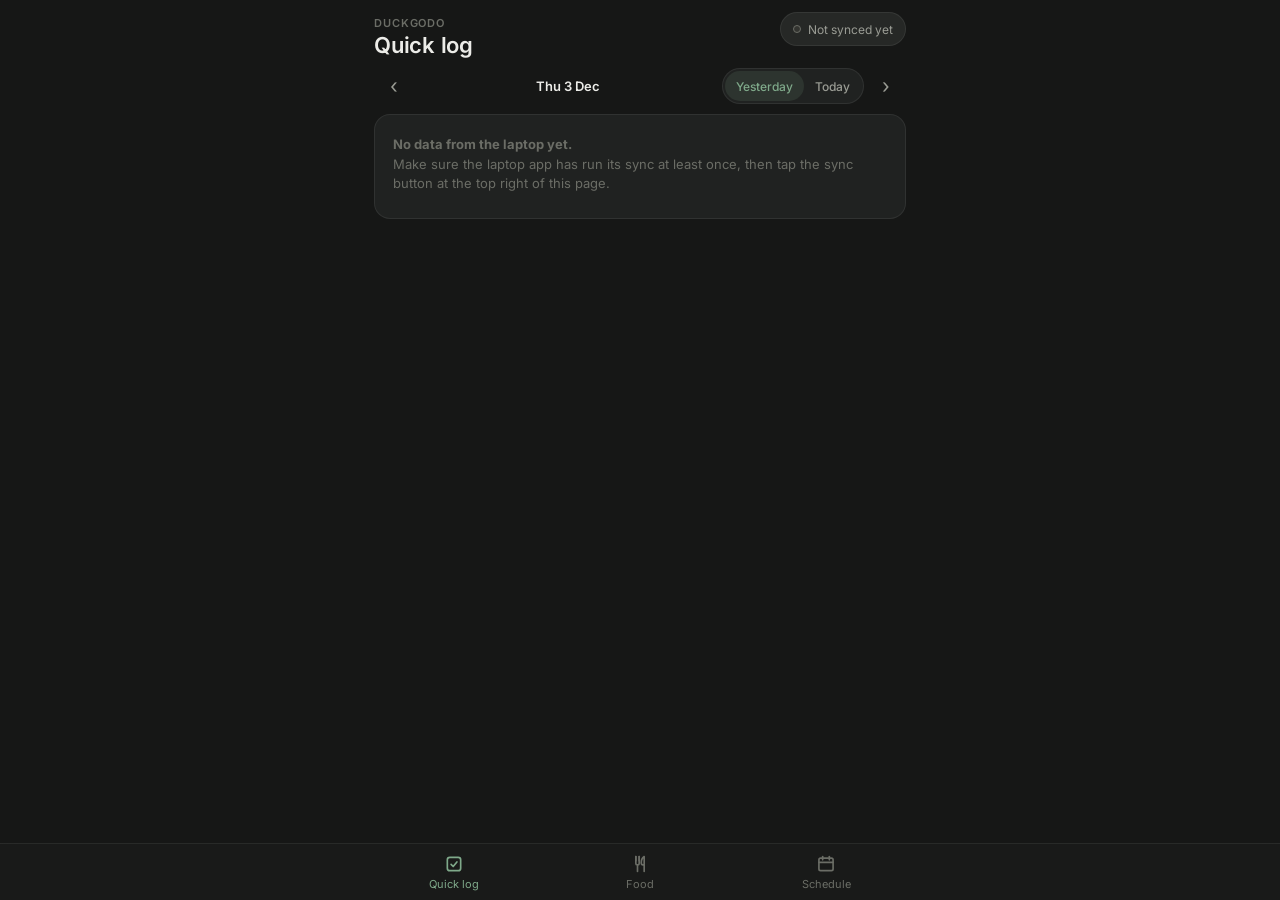
<file: index.html>
<!doctype html>
<html lang="en">
<head>
<meta charset="utf-8">
<title>DuckGoDo</title>
<meta name="viewport" content="width=device-width, initial-scale=1, viewport-fit=cover">
<meta name="theme-color" content="#161716">
<meta name="color-scheme" content="dark">
<meta name="mobile-web-app-capable" content="yes">
<meta name="apple-mobile-web-app-capable" content="yes">
<meta name="apple-mobile-web-app-status-bar-style" content="black-translucent">
<meta name="apple-mobile-web-app-title" content="DuckGoDo">
<link rel="manifest" href="manifest.webmanifest">
<link rel="icon" href="icons/icon-192.png">
<link rel="apple-touch-icon" href="icons/icon-192.png">
<link rel="preload" href="fonts/Inter-400.woff2" as="font" type="font/woff2" crossorigin>
<link rel="preload" href="fonts/Inter-600.woff2" as="font" type="font/woff2" crossorigin>
<link rel="stylesheet" href="style.css">
</head>
<body>
<div id="app">
    <header class="top">
        <div class="titles">
            <div class="eyebrow" id="eyebrow">DuckGoDo</div>
            <h1 id="title">Quick log</h1>
        </div>
        <button type="button" class="chip" id="chip" data-act="chip" aria-label="Sync status"><span class="dot"></span><span id="chip-text">…</span></button>
    </header>
    <div class="daybar" id="daybar"></div>
    <main id="view"></main>
    <div class="fabs" id="fabs" hidden><button type="button" class="fab ghost" id="fab-ai" data-act="ai-open">Ask AI</button><button type="button" class="fab" id="fab" data-act="food-add">+ Add food</button></div>
    <nav class="tabs" id="tabs">
        <button type="button" class="tab" data-tab="ql"><svg width="20" height="20" viewBox="0 0 24 24" fill="none" stroke="currentColor" stroke-width="2" stroke-linecap="round" stroke-linejoin="round"><rect x="4" y="4" width="16" height="16" rx="3"/><path d="M8.5 12.5l2.5 2.5 4.5-5.5"/></svg><span>Quick log</span></button>
        <button type="button" class="tab" data-tab="food"><svg width="20" height="20" viewBox="0 0 24 24" fill="none" stroke="currentColor" stroke-width="2" stroke-linecap="round" stroke-linejoin="round"><path d="M7 3v8a2 2 0 0 0 2 2v8"/><path d="M11 3v8a2 2 0 0 1-2 2"/><path d="M7 3v5"/><path d="M11 3v5"/><path d="M17 21V3c-2.5 1.5-3.5 4-3.5 7.5 0 1.5 1 2.5 2 2.5h1.5"/></svg><span>Food</span></button>
        <button type="button" class="tab" data-tab="sc"><svg width="20" height="20" viewBox="0 0 24 24" fill="none" stroke="currentColor" stroke-width="2" stroke-linecap="round" stroke-linejoin="round"><rect x="3.5" y="5" width="17" height="15" rx="2"/><path d="M3.5 10h17"/><path d="M8 3v4"/><path d="M16 3v4"/></svg><span>Schedule</span></button>
    </nav>
</div>
<div class="backdrop" id="backdrop" aria-hidden="true"></div>
<div class="sheet" id="sheet" role="dialog" aria-modal="true" aria-hidden="true"></div>
<div class="toast" id="toast" role="status"></div>
<script src="config.js"></script>
<script src="app.js"></script>
</body>
</html>
</file>
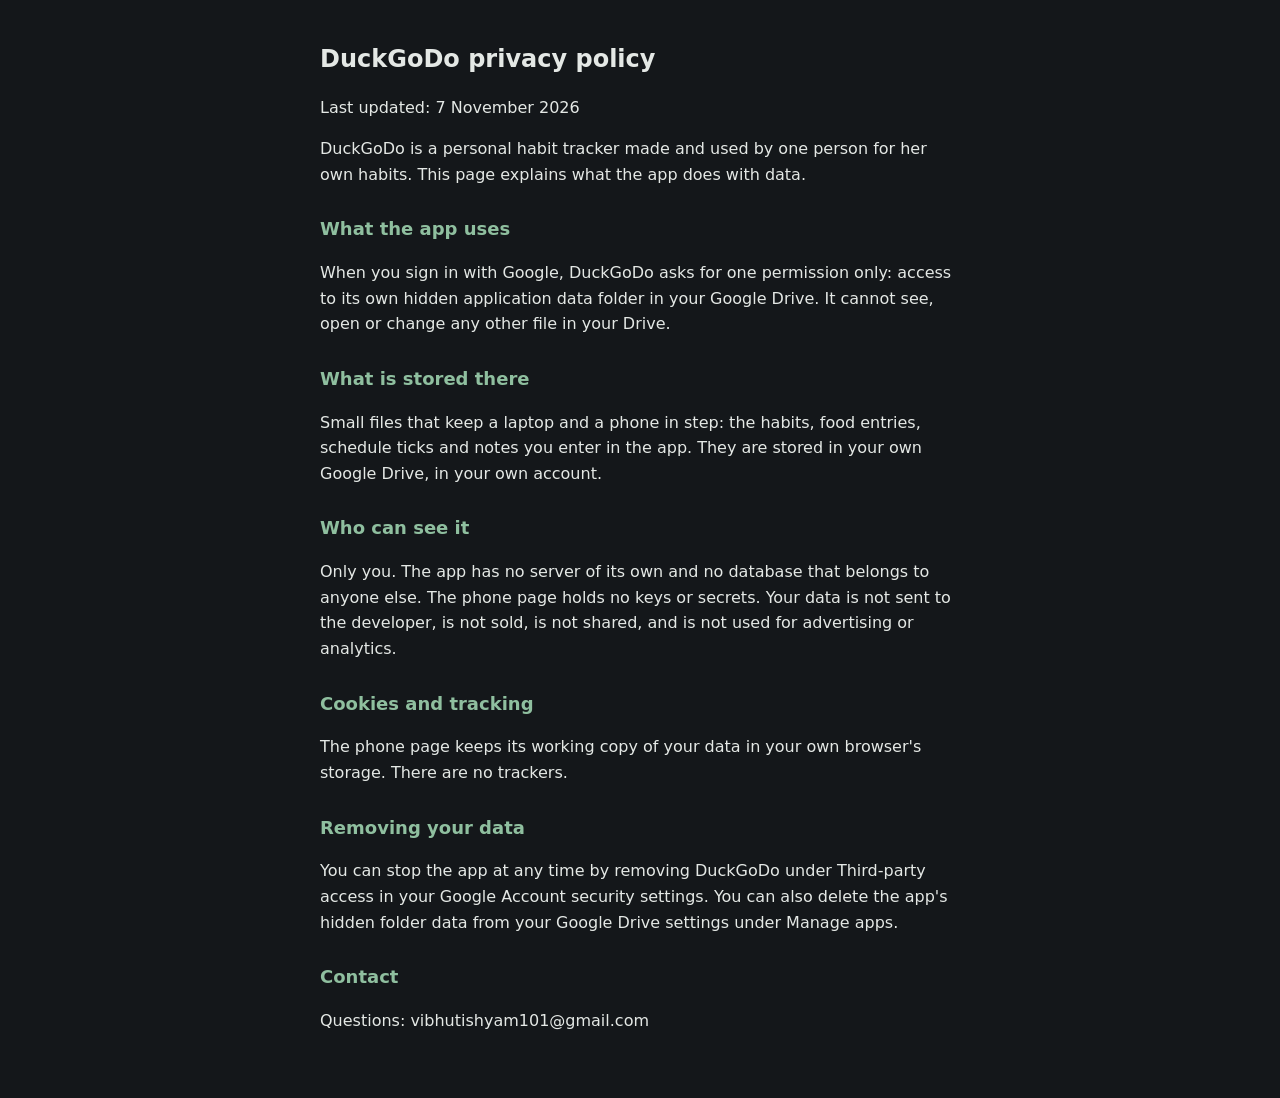
<file: privacy.html>
<!doctype html>
<html lang="en">
<head>
<meta charset="utf-8">
<meta name="viewport" content="width=device-width, initial-scale=1">
<title>DuckGoDo privacy policy</title>
<style>
  body { font: 16px/1.6 system-ui, sans-serif; max-width: 640px; margin: 0 auto; padding: 24px 16px 48px; background: #14171a; color: #e4e8e5; }
  h1 { font-size: 24px; }
  h2 { font-size: 18px; margin-top: 28px; color: #8fbf9f; }
  a { color: #8fbf9f; }
</style>
</head>
<body>
<h1>DuckGoDo privacy policy</h1>
<p>Last updated: 7 November 2026</p>

<p>DuckGoDo is a personal habit tracker made and used by one person for her own habits. This page explains what the app does with data.</p>

<h2>What the app uses</h2>
<p>When you sign in with Google, DuckGoDo asks for one permission only: access to its own hidden application data folder in your Google Drive. It cannot see, open or change any other file in your Drive.</p>

<h2>What is stored there</h2>
<p>Small files that keep a laptop and a phone in step: the habits, food entries, schedule ticks and notes you enter in the app. They are stored in your own Google Drive, in your own account.</p>

<h2>Who can see it</h2>
<p>Only you. The app has no server of its own and no database that belongs to anyone else. The phone page holds no keys or secrets. Your data is not sent to the developer, is not sold, is not shared, and is not used for advertising or analytics.</p>

<h2>Cookies and tracking</h2>
<p>The phone page keeps its working copy of your data in your own browser's storage. There are no trackers.</p>

<h2>Removing your data</h2>
<p>You can stop the app at any time by removing DuckGoDo under Third-party access in your Google Account security settings. You can also delete the app's hidden folder data from your Google Drive settings under Manage apps.</p>

<h2>Contact</h2>
<p>Questions: vibhutishyam101@gmail.com</p>
</body>
</html>
</file>
<file: style.css>
/* DuckGoDo phone - same look as the laptop app: dark, muted grey chrome, sage-green accents, lines only (no bar charts).
   Build 27: Inter ships inside this folder (fonts/, no request to Google Fonts) and the phone is tighter and snappier than the laptop's slow fades:
   a tap ~120 ms, a sheet ~250 ms, a page / day fade ~300 ms. No prefers-reduced-motion guard on purpose (PROJECT.md). */
@font-face { font-family: 'Inter'; font-style: normal; font-weight: 400; font-display: swap; src: url('fonts/Inter-400.woff2') format('woff2'); }
@font-face { font-family: 'Inter'; font-style: normal; font-weight: 500; font-display: swap; src: url('fonts/Inter-500.woff2') format('woff2'); }
@font-face { font-family: 'Inter'; font-style: normal; font-weight: 600; font-display: swap; src: url('fonts/Inter-600.woff2') format('woff2'); }
@font-face { font-family: 'Inter'; font-style: normal; font-weight: 700; font-display: swap; src: url('fonts/Inter-700.woff2') format('woff2'); }
:root {
    --bg: #161716; --card: #202221; --card-raised: #262826; --border-soft: #ffffff12;
    --text: #ecece8; --text-dim: #9a9c94; --text-faint: #6b6d66;
    --accent: #7fa98a; --accent-soft: #7fa98a22; --accent-dim: #5e8268;
    --green: #5f9d74; --yellow: #c9ab5c; --red: #b5615d; --grey: #333430;
    --radius: 10px; --radius-lg: 16px;
    --tabs-h: 56px;
    --t-tap: 120ms; --t-sheet: 250ms; --t-page: 300ms;
}
* { box-sizing: border-box; -webkit-tap-highlight-color: transparent; }
html, body { margin: 0; padding: 0; background: var(--bg); color: var(--text); }
body { font-family: 'Inter', -apple-system, "Segoe UI", Roboto, sans-serif; -webkit-font-smoothing: antialiased; overflow-x: hidden; overscroll-behavior-y: contain; touch-action: manipulation; }
button { font-family: inherit; color: inherit; touch-action: manipulation; }
#app { min-height: 100vh; min-height: 100dvh; padding: calc(env(safe-area-inset-top) + 12px) 14px calc(var(--tabs-h) + env(safe-area-inset-bottom) + 84px); max-width: 560px; margin: 0 auto; }

/* header */
.top { display: flex; align-items: flex-start; justify-content: space-between; gap: 12px; }
.eyebrow { font-size: 11px; font-weight: 600; letter-spacing: 0.08em; text-transform: uppercase; color: var(--text-faint); margin-top: 4px; }
h1 { font-size: 22px; font-weight: 600; letter-spacing: -0.01em; margin: 2px 0 0; }
.chip { display: inline-flex; align-items: center; gap: 7px; background: var(--card-raised); border: 1px solid var(--border-soft); border-radius: 999px; padding: 7px 12px; font-size: 12px; color: var(--text-dim); min-height: 34px; white-space: nowrap; transition: color var(--t-tap) ease, border-color var(--t-tap) ease; }
.chip .dot { width: 8px; height: 8px; border-radius: 50%; background: var(--accent); transition: background var(--t-tap) ease; }
.chip.wait .dot { background: var(--yellow); }
.chip.off .dot { background: var(--grey); border: 1px solid var(--text-faint); }
.chip.bad { color: var(--yellow); }
.chip.bad .dot { background: var(--red); }
.chip.busy .dot { background: var(--accent-dim); animation: pulse 1.6s ease-in-out infinite; }
@keyframes pulse { 0%, 100% { opacity: 1; } 50% { opacity: 0.3; } }

/* day bar */
.daybar { display: flex; align-items: center; gap: 2px; margin: 8px 0 2px; min-height: 40px; }
.daybar:empty { display: none; }
.daybar .d-btn { width: 40px; height: 40px; border-radius: 10px; border: none; background: transparent; color: var(--text-dim); font-size: 20px; line-height: 1; flex-shrink: 0; }
.daybar .d-btn:disabled { opacity: 0.2; }
.daybar .d-label { flex: 1; min-width: 0; text-align: center; font-size: 13px; color: var(--text-dim); white-space: nowrap; overflow: hidden; text-overflow: ellipsis; }
.daybar .d-label b { color: var(--text); font-weight: 600; }
.daybar .d-today { font-size: 12px; color: var(--accent); background: none; border: none; padding: 8px; }
.seg { display: inline-flex; flex-shrink: 0; background: var(--card); border: 1px solid var(--border-soft); border-radius: 999px; padding: 2px; }
.seg button { border: none; background: transparent; color: var(--text-dim); font-size: 12px; font-weight: 500; padding: 7px 11px; min-height: 30px; border-radius: 999px; transition: background var(--t-tap) ease, color var(--t-tap) ease; }
.seg button.on { background: var(--accent-soft); color: var(--accent); }

/* cards + rows (the .ql-table look) */
.card { background: var(--card); border: 1px solid var(--border-soft); border-radius: var(--radius-lg); padding: 2px 6px 6px; margin: 8px 0; }
/* the fade plays only when you change page or day, not on every tap (fadeIn() in app.js adds .enter) */
#view.enter .card, #view.enter .metric, #view.enter .progress { animation: fadein var(--t-page) cubic-bezier(.3,.1,.3,1) both; }
@keyframes fadein { from { opacity: 0; } to { opacity: 1; } }
.greet { margin: 8px 4px 2px; font-size: 15px; color: var(--text-dim); }
.progress { position: relative; height: 3px; margin: 8px 4px 2px; border-radius: 3px; background: var(--border-soft); }
.progress > span { display: block; height: 100%; width: 0; border-radius: 3px; background: var(--accent-dim); transition: width 200ms cubic-bezier(.3,.1,.3,1), background var(--t-tap) ease; }
.progress.complete > span { background: var(--accent); }
.section-label { font-size: 11px; font-weight: 600; letter-spacing: 0.08em; text-transform: uppercase; color: var(--text-faint); padding: 10px 8px 2px; }
.row { display: flex; align-items: center; gap: 8px; height: 38px; padding: 0 2px 0 8px; border-radius: 8px; }
.row + .row { border-top: 1px solid var(--border-soft); }
.row .name { flex: 1; min-width: 0; height: 100%; font-size: 14px; font-weight: 400; overflow: hidden; text-overflow: ellipsis; white-space: nowrap; background: none; border: none; text-align: left; padding: 0; }
.row .val { flex-shrink: 0; font-size: 11px; color: var(--text-faint); font-variant-numeric: tabular-nums; }
.row .note { flex-shrink: 0; font-size: 10.5px; color: var(--text-faint); }
/* the visible square is 18 px (the laptop's is 16); the touch area is 44 px, sticking out above / below the 38 px row so the row stays tight */
.cell { position: relative; width: 44px; height: 44px; margin: -3px 0; flex-shrink: 0; border: none; background: transparent; padding: 0; touch-action: manipulation; user-select: none; -webkit-user-select: none; -webkit-touch-callout: none; }
.cell::before { content: ""; position: absolute; left: 13px; top: 13px; width: 18px; height: 18px; border-radius: 4px; background: var(--grey); transition: background var(--t-tap) ease; }
.cell.green::before { background: var(--done, var(--green)); }
.cell.red::before { background: var(--red); }
.cell.yellow::before { background: var(--yellow); }
.cell.locked { opacity: 0.55; }
.cell.sched.skip::before { background: transparent; border: 1px dashed var(--text-faint); }
.row.pend .name::after { content: " •"; color: var(--yellow); }

/* food */
.metrics { display: grid; grid-template-columns: 1fr 1fr; gap: 8px; margin: 8px 0; }
.metric { background: var(--card); border: 1px solid var(--border-soft); border-radius: var(--radius-lg); padding: 10px 12px; transition: border-color var(--t-tap) ease, background var(--t-tap) ease; }
.metric.ok { border-color: #5f9d7455; background: #5f9d7414; }
.metric.bad { border-color: #b5615d55; background: #b5615d14; }
.metric.wide { grid-column: 1 / -1; }
.m-top { display: flex; justify-content: space-between; font-size: 11px; letter-spacing: 0.06em; text-transform: uppercase; color: var(--text-faint); font-weight: 600; }
.m-val { margin-top: 4px; font-size: 22px; font-weight: 600; letter-spacing: -0.01em; }
.m-val span { font-size: 12px; font-weight: 400; color: var(--text-dim); margin-left: 6px; letter-spacing: 0; }
.m-sub { margin-top: 3px; font-size: 12px; color: var(--text-dim); line-height: 1.4; }
.meal-head { display: flex; align-items: center; justify-content: space-between; padding: 10px 8px 2px; }
.meal-head .section-label { padding: 0; }
.meal-head button { background: none; border: none; color: var(--accent); font-size: 12px; padding: 8px; margin: -8px; }
.frow { display: flex; align-items: center; gap: 10px; width: 100%; min-height: 44px; padding: 5px 8px; background: none; border: none; text-align: left; border-radius: 8px; }
.frow + .frow { border-top: 1px solid var(--border-soft); }
.frow .f-name { flex: 1; min-width: 0; font-size: 14px; overflow: hidden; text-overflow: ellipsis; white-space: nowrap; }
.frow .f-sub { font-size: 11.5px; color: var(--text-faint); }
.frow .f-nums { text-align: right; font-size: 12px; color: var(--text-dim); font-variant-numeric: tabular-nums; }
.frow .f-nums small { display: block; font-size: 11px; color: var(--text-faint); }
.frow.pend .f-name::after { content: " •"; color: var(--yellow); }
.empty { padding: 18px 12px; font-size: 13px; color: var(--text-faint); line-height: 1.5; }
.fab { position: fixed; left: 50%; transform: translateX(-50%); bottom: calc(var(--tabs-h) + env(safe-area-inset-bottom) + 14px); background: var(--accent); color: #13231a; border: none; border-radius: 999px; padding: 12px 20px; font-size: 14px; font-weight: 600; box-shadow: 0 8px 24px rgba(0,0,0,0.45); z-index: 20; }
.fab[hidden] { display: none; }

/* schedule */
.srow { display: flex; align-items: center; gap: 8px; min-height: 46px; padding: 2px 2px 2px 8px; }
.srow + .srow { border-top: 1px solid var(--border-soft); }
.srow .bar { width: 4px; align-self: stretch; margin: 6px 0; border-radius: 2px; background: var(--c, var(--green)); }
.srow .bar.wip { background: repeating-linear-gradient(to bottom, var(--c, var(--green)) 0 4px, transparent 4px 7px); }
.srow .s-main { flex: 1; min-width: 0; background: none; border: none; text-align: left; padding: 6px 0; }
.srow .s-name { font-size: 14px; overflow: hidden; text-overflow: ellipsis; white-space: nowrap; }
.srow .s-time { font-size: 12px; color: var(--text-faint); margin-top: 2px; }
.srow.done .s-name, .srow.done .s-time { opacity: 0.45; transition: opacity var(--t-tap) ease; }
.srow .s-name, .srow .s-time { transition: opacity var(--t-tap) ease; }
.srow.skipped .s-name { text-decoration: line-through; opacity: 0.4; }
.srow .s-skip { background: none; border: none; color: var(--text-faint); font-size: 11px; padding: 10px 6px; }

/* tabs */
.tabs { position: fixed; left: 0; right: 0; bottom: 0; display: flex; justify-content: center; gap: 0; background: #1a1b1ae6; backdrop-filter: blur(10px); -webkit-backdrop-filter: blur(10px); border-top: 1px solid var(--border-soft); padding-bottom: env(safe-area-inset-bottom); z-index: 30; }
.tab { flex: 1; max-width: 186px; height: var(--tabs-h); background: none; border: none; display: flex; flex-direction: column; align-items: center; justify-content: center; gap: 3px; font-size: 11px; color: var(--text-faint); transition: color var(--t-tap) ease; }
.tab.on { color: var(--accent); }

/* sheet */
.backdrop { position: fixed; inset: 0; background: rgba(0,0,0,0.55); opacity: 0; visibility: hidden; transition: opacity var(--t-sheet) ease, visibility 0s linear var(--t-sheet); z-index: 40; }
.backdrop.open { opacity: 1; visibility: visible; transition-delay: 0s; }
.sheet { position: fixed; left: 0; right: 0; bottom: 0; max-height: 88vh; max-height: 88dvh; overflow-y: auto; background: var(--card-raised); border: 1px solid var(--border-soft); border-bottom: none; border-radius: 18px 18px 0 0; padding: 18px 18px calc(env(safe-area-inset-bottom) + 20px); max-width: 560px; margin: 0 auto; transform: translateY(105%); visibility: hidden; transition: transform var(--t-sheet) cubic-bezier(.25,.6,.25,1), visibility 0s linear var(--t-sheet); z-index: 50; }
.sheet.open { transform: none; visibility: visible; transition-delay: 0s; }
.sheet h2 { font-size: 18px; font-weight: 600; margin: 0 0 2px; letter-spacing: -0.01em; }
.sheet .eyebrow-s { font-size: 12px; color: var(--text-faint); margin-bottom: 4px; }
.sheet .sub { font-size: 12.5px; color: var(--text-faint); margin-bottom: 14px; }
.sheet label { display: block; font-size: 11px; letter-spacing: 0.04em; color: var(--text-faint); margin: 12px 2px 4px; }
.sheet input, .sheet select, .sheet textarea { width: 100%; background: var(--bg); color: var(--text); border: 1px solid var(--border-soft); border-radius: 10px; padding: 11px 12px; font-size: 16px; font-family: inherit; transition: border-color var(--t-tap) ease, background var(--t-tap) ease; }
.sheet input:focus, .sheet select:focus, .sheet textarea:focus { outline: none; border-color: var(--accent-dim); }
.sheet input.good { border-color: var(--green); background: #5f9d741f; }
.sheet input.badv { border-color: var(--red); background: #b5615d1f; }
.sheet textarea { min-height: 70px; resize: vertical; }
.grid2 { display: grid; grid-template-columns: 1fr 1fr; gap: 10px; }
.grid3 { display: grid; grid-template-columns: 1fr 1fr 1fr; gap: 10px; }
.btns { display: flex; gap: 8px; margin-top: 16px; flex-wrap: wrap; }
.btn { flex: 1; min-height: 44px; border-radius: 12px; border: 1px solid var(--border-soft); background: transparent; color: var(--text-dim); font-size: 14px; font-weight: 500; padding: 0 14px; transition: color var(--t-tap) ease, border-color var(--t-tap) ease, background var(--t-tap) ease; }
.btn.primary { background: var(--accent); color: #13231a; border-color: var(--accent); font-weight: 600; }
.btn.danger { color: var(--red); }
.btn.green { color: var(--green); border-color: #5f9d7466; }
.btn.red { color: var(--red); border-color: #b5615d66; }
.btn:disabled { opacity: 0.35; }
/* type-ahead under the Name field (saved foods) */
.ta { position: relative; }
.ta-list { position: absolute; left: 0; right: 0; top: calc(100% + 4px); z-index: 5; background: var(--card-raised); border: 1px solid var(--border-soft); border-radius: 10px; box-shadow: 0 10px 28px rgba(0,0,0,0.5); overflow: hidden; }
.ta-list[hidden] { display: none; }
.ta-list button { display: flex; align-items: center; justify-content: space-between; gap: 10px; width: 100%; min-height: 42px; padding: 6px 12px; background: none; border: none; text-align: left; font-size: 14px; color: var(--text); }
.ta-list button + button { border-top: 1px solid var(--border-soft); }
.ta-list button:active { background: var(--accent-soft); }
.ta-list .t-name { min-width: 0; overflow: hidden; text-overflow: ellipsis; white-space: nowrap; }
.ta-list .t-nums { flex-shrink: 0; font-size: 11.5px; color: var(--text-faint); font-variant-numeric: tabular-nums; }
.sheet label.chk { display: flex; align-items: center; gap: 10px; min-height: 44px; margin: 8px 0 0; font-size: 14px; letter-spacing: 0; color: var(--text-dim); }
.sheet label.chk[hidden] { display: none; }
.sheet label.chk input { width: 20px; height: 20px; padding: 0; accent-color: var(--accent); flex-shrink: 0; }
.total { margin-top: 10px; font-size: 13px; color: var(--text-dim); }
.kv { display: flex; justify-content: space-between; gap: 12px; padding: 9px 0; border-top: 1px solid var(--border-soft); font-size: 13.5px; color: var(--text-dim); }
.kv:first-of-type { border-top: none; }
.kv b { color: var(--text); font-weight: 500; text-align: right; }
.warn { margin-top: 12px; padding: 10px 12px; border-radius: 10px; background: #c9ab5c1a; color: var(--yellow); font-size: 12.5px; line-height: 1.45; }

/* toast */
.toast { position: fixed; left: 50%; bottom: calc(var(--tabs-h) + env(safe-area-inset-bottom) + 70px); transform: translate(-50%, 8px); background: var(--card-raised); border: 1px solid var(--border-soft); color: var(--text); padding: 10px 16px; border-radius: 12px; font-size: 13px; max-width: calc(100vw - 32px); opacity: 0; pointer-events: none; transition: opacity var(--t-sheet) ease, transform var(--t-sheet) ease; z-index: 60; text-align: center; }
.toast.show { opacity: 1; transform: translate(-50%, 0); }

/* ---- Build 28: Ask AI ---- */
.fabs { position: fixed; left: 50%; transform: translateX(-50%); bottom: calc(var(--tabs-h) + env(safe-area-inset-bottom) + 14px); display: flex; gap: 10px; z-index: 20; }
.fabs[hidden] { display: none; }
.fabs .fab { position: static; transform: none; white-space: nowrap; }
.fab.ghost { background: var(--card-raised); color: var(--accent); border: 1px solid var(--accent-dim); }
.ai-photo { margin-top: 10px; }
.ai-thumb { display: flex; align-items: center; gap: 10px; margin-top: 10px; }
.ai-thumb[hidden] { display: none; }
.ai-thumb img { width: 56px; height: 56px; object-fit: cover; border-radius: 10px; border: 1px solid var(--border-soft); }
.ai-thumb .btn { flex: 0 1 auto; min-height: 36px; font-size: 13px; }
.ai-note { font-size: 11.5px; line-height: 1.5; color: var(--text-faint); margin-top: 12px; }
.ai-lead { font-size: 12.5px; line-height: 1.5; color: var(--text-dim); margin-bottom: 10px; }
.ai-row { border: 1px solid var(--border-soft); border-radius: 12px; padding: 10px; margin-bottom: 10px; background: var(--bg); }
.ai-row input, .ai-row select { background: var(--card-raised); }
.ai-r1 { display: flex; gap: 8px; align-items: center; margin-bottom: 8px; }
.ai-r1 select { flex: 1; }
.ai-del { width: 44px; height: 44px; flex: 0 0 44px; border-radius: 12px; border: 1px solid var(--border-soft); background: transparent; color: var(--text-dim); font-size: 22px; line-height: 1; }
.ai-row label { margin-top: 8px; }
.ai-r3 { display: flex; align-items: center; gap: 6px; flex-wrap: wrap; margin-top: 8px; min-height: 18px; }
.ai-badge { font-size: 10.5px; letter-spacing: 0.03em; padding: 2px 8px; border-radius: 10px; color: var(--yellow); border: 1px solid #c9ab5c55; background: #c9ab5c14; }
.ai-badge.ai-saved { color: var(--accent); border-color: var(--accent-dim); background: #7fa98a22; }
.ai-assumed { font-size: 11.5px; color: var(--text-faint); font-style: italic; }
</file>
